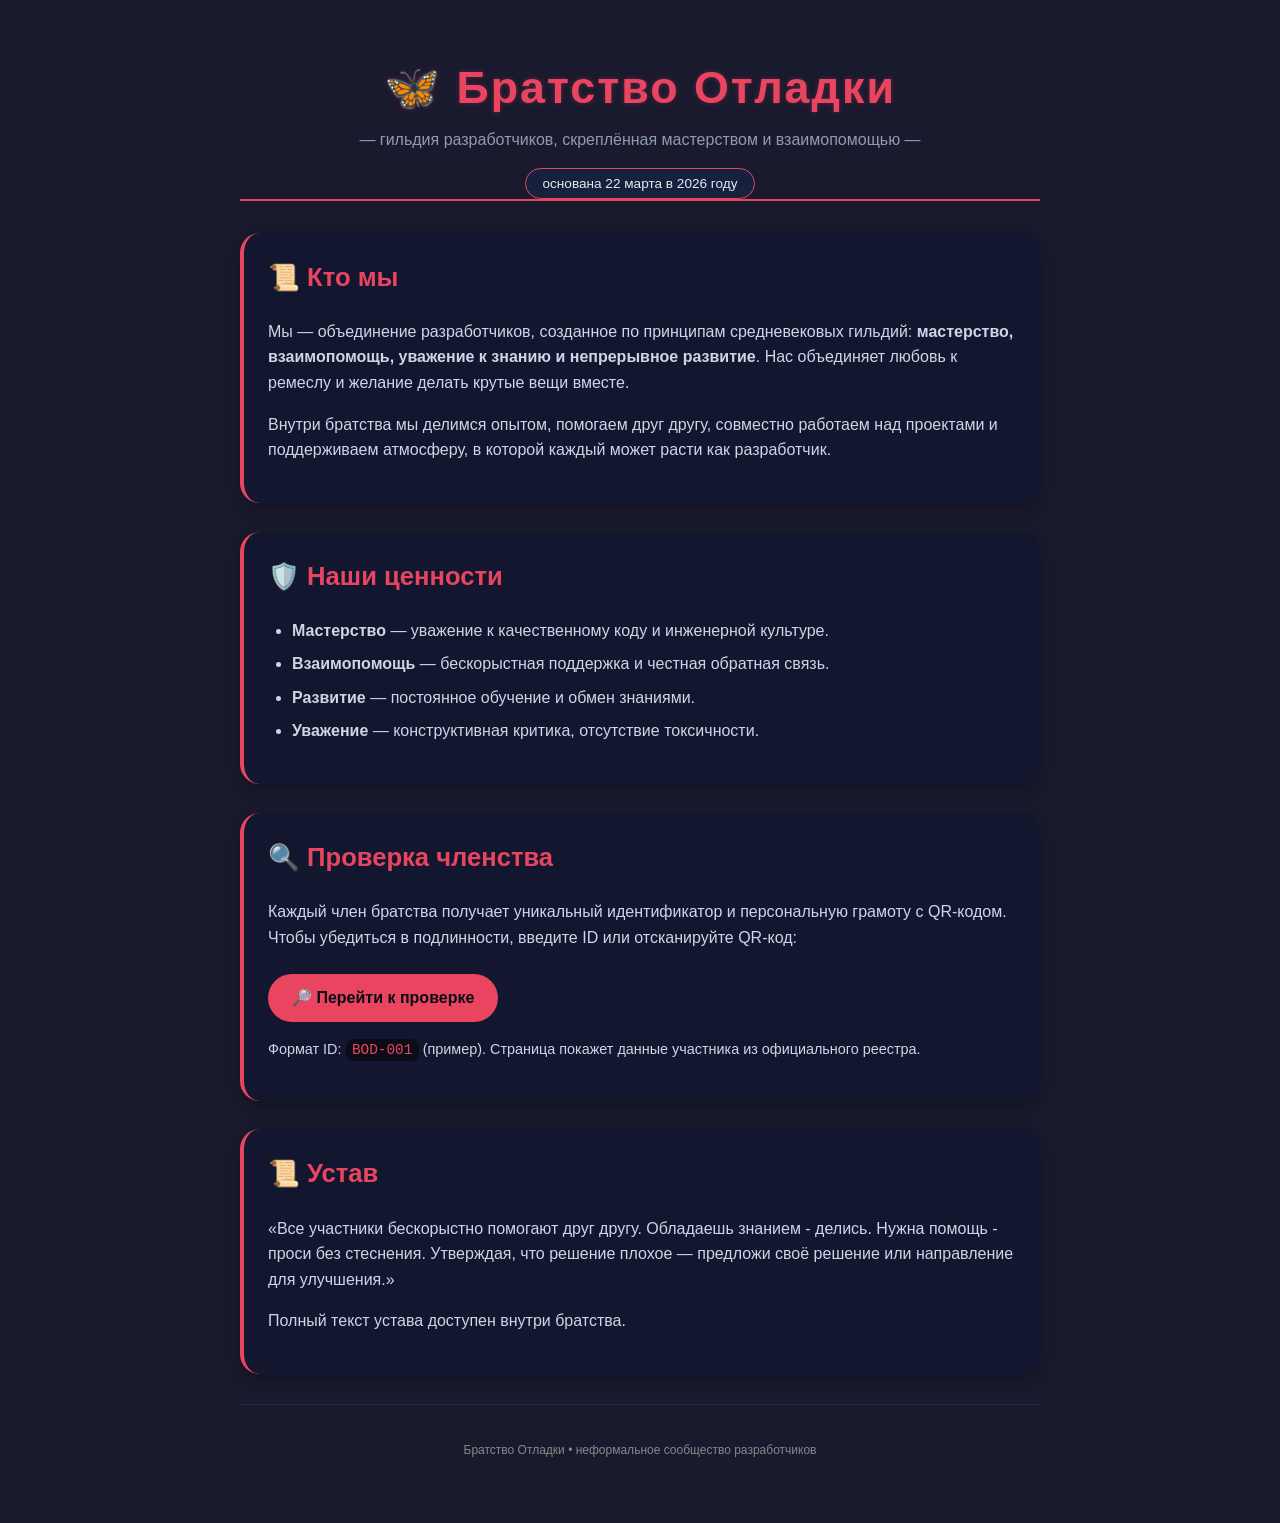
<file: index.html>
<!DOCTYPE html>
<html lang="ru">
<head>
    <meta charset="UTF-8">
    <meta name="viewport" content="width=device-width, initial-scale=1.0">
    <title>Братство Отладки</title>
    <link rel="stylesheet" href="style.css">
</head>
<body>
    <div class="container">
        <div class="header">
            <h1>🦋 Братство Отладки</h1>
            <div class="sub">— гильдия разработчиков, скреплённая мастерством и взаимопомощью —</div>
            <div class="badge">основана 22 марта в 2026 году</div>
        </div>

        <div class="section">
            <h2>📜 Кто мы</h2>
            <p>Мы — объединение разработчиков, созданное по принципам средневековых гильдий: <strong>мастерство, взаимопомощь, уважение к знанию и непрерывное развитие</strong>. Нас объединяет любовь к ремеслу и желание делать крутые вещи вместе.</p>
            <p>Внутри братства мы делимся опытом, помогаем друг другу, совместно работаем над проектами и поддерживаем атмосферу, в которой каждый может расти как разработчик.</p>
        </div>

        <div class="section">
            <h2>🛡️ Наши ценности</h2>
            <ul>
                <li><strong>Мастерство</strong> — уважение к качественному коду и инженерной культуре.</li>
                <li><strong>Взаимопомощь</strong> — бескорыстная поддержка и честная обратная связь.</li>
                <li><strong>Развитие</strong> — постоянное обучение и обмен знаниями.</li>
                <li><strong>Уважение</strong> — конструктивная критика, отсутствие токсичности.</li>
            </ul>
        </div>

        <div class="section">
            <h2>🔍 Проверка членства</h2>
            <p>Каждый член братства получает уникальный идентификатор и персональную грамоту с QR-кодом. Чтобы убедиться в подлинности, введите ID или отсканируйте QR-код:</p>
            <p><a href="verify.html" class="verify-link">🔎 Перейти к проверке</a></p>
            <p style="font-size: 0.9rem; margin-top: 1rem;">Формат ID: <span class="rune">BOD-001</span> (пример). Страница покажет данные участника из официального реестра.</p>
        </div>

        <div class="section">
            <h2>📜 Устав</h2>
            <p>«Все участники бескорыстно помогают друг другу. Обладаешь знанием - делись. Нужна помощь - проси без стеснения. Утверждая, что решение плохое — предложи своё решение или направление для улучшения.»</p>
            <p style="margin-top: 0.5rem;">Полный текст устава доступен внутри братства. </p>
        </div>

        <div class="footer">
            <p>Братство Отладки • неформальное сообщество разработчиков</p>
        </div>
    </div>
</body>
</html>
</file>
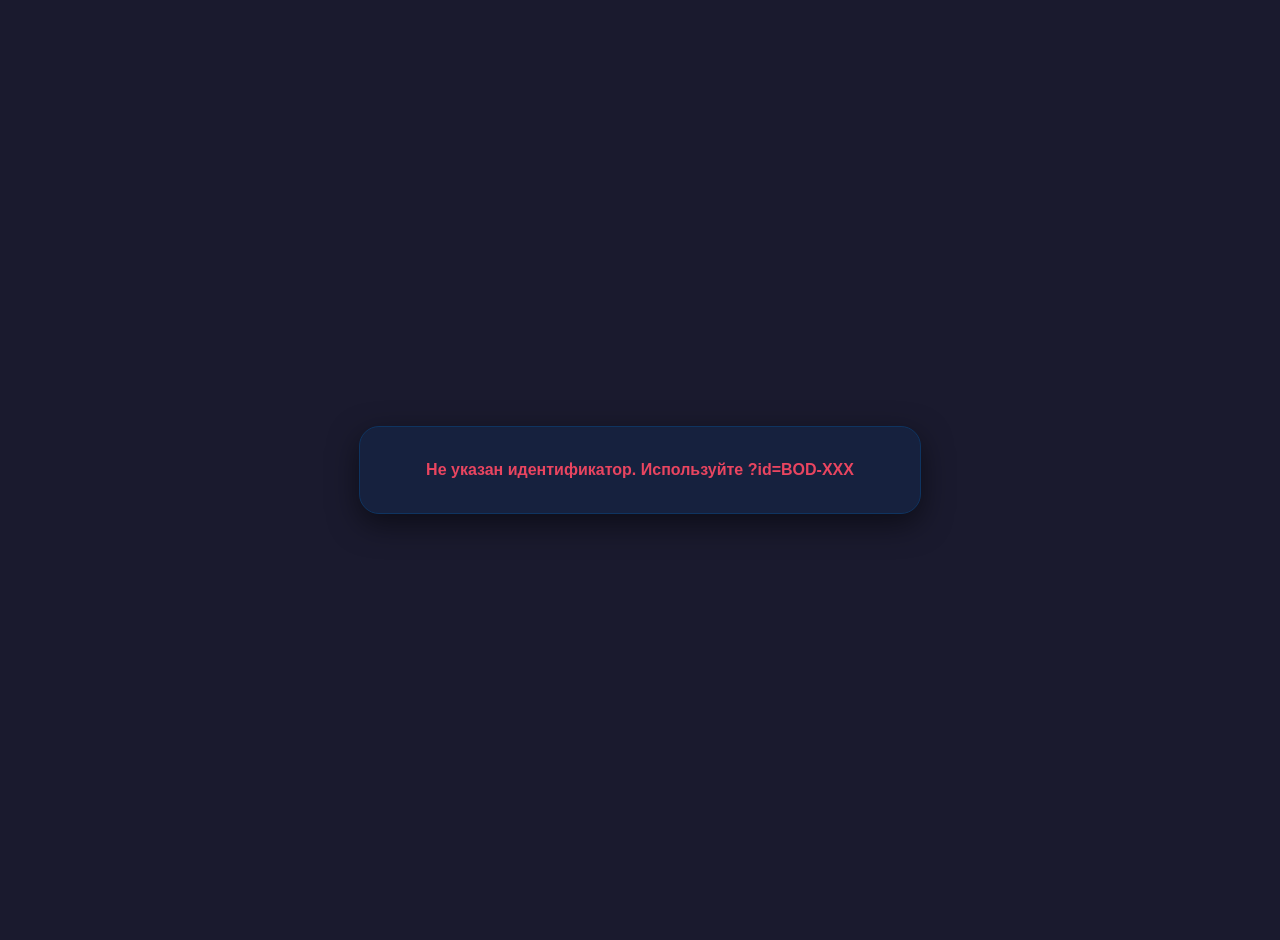
<file: verify.html>
<!DOCTYPE html>
<html lang="ru">
<head>
    <meta charset="UTF-8">
    <meta name="viewport" content="width=device-width, initial-scale=1.0">
    <title>Проверка члена братства</title>
    <link rel="stylesheet" href="style.css">
</head>
<body>
    <div class="card" id="content">
        <div class="loader">Загрузка...</div>
    </div>

    <script>
        const urlParams = new URLSearchParams(window.location.search);
        const id = urlParams.get('id');

        if (!id) {
            document.getElementById('content').innerHTML = '<div class="error">Не указан идентификатор. Используйте ?id=BOD-XXX</div>';
        } else {
            fetch('members.json')
                .then(response => {
                    if (!response.ok) throw new Error(`HTTP ${response.status}: ${response.statusText}`);
                    return response.json();
                })
                .then(data => {
                    const members = data.members || data;
                    const member = members.find(m => m.id === id);
                    if (!member) {
                        document.getElementById('content').innerHTML = '<div class="error">Документ не действителен: участник с таким ID не найден</div>';
                        return;
                    }

                    // Проверка статуса
                    const isExcluded = member.status === 'excluded';
                    
                    if (isExcluded) {
                        // Формируем сообщение об исключении
                        let excludedHtml = `<div class="excluded-message">
                            <strong>⚠️ Членство аннулировано</strong><br>
                            Этот участник исключён из братства.
                        `;
                        if (member.excludedDate) {
                            excludedHtml += `<br>📅 Дата исключения: ${escapeHtml(member.excludedDate)}`;
                        }
                        if (member.excludedReason) {
                            excludedHtml += `<br>📜 Причина: ${escapeHtml(member.excludedReason)}`;
                        }
                        excludedHtml += `</div>`;
                        
                        document.getElementById('content').innerHTML = `
                            <div class="excluded-message">
                                ${excludedHtml}
                            </div>
                            <div class="id">ID: ${escapeHtml(member.id)}</div>
                            <div class="footer">Грамота утратила силу</div>
                        `;
                        // Добавляем класс для стилизации
                        document.querySelector('.card').classList.add('excluded');
                        return;
                    }
                    
                    // Если активен — показываем полные данные
                    let updatedHtml = '';
                    if (member.updated) {
                        updatedHtml = `<div class="info-row">📅 Последнее изменение ранга: ${escapeHtml(member.updated)}</div>`;
                    }
                    
                    const avatarHtml = member.avatar 
                        ? `<img class="avatar" src="${member.avatar}" alt="Аватар">`
                        : `<div class="avatar">🦋</div>`;
                    
                    document.getElementById('content').innerHTML = `
                        ${avatarHtml}
                        <h1>${escapeHtml(member.nickname)}</h1>
                        <div class="rank">${escapeHtml(member.rank)}</div>
                        <div class="info-row">📅 Вступление: ${escapeHtml(member.joined)}</div>
                        ${updatedHtml}
                        <div class="id">ID: ${escapeHtml(member.id)}</div>
                        <div class="footer">Подлинность подтверждена реестром братства</div>
                    `;
                })
                .catch(error => {
                    console.error('Ошибка загрузки:', error);
                    document.getElementById('content').innerHTML = `<div class="error">Ошибка проверки: ${error.message}</div>`;
                });
        }

        function escapeHtml(str) {
            if (!str) return '';
            return str.replace(/[&<>]/g, function(m) {
                if (m === '&') return '&amp;';
                if (m === '<') return '&lt;';
                if (m === '>') return '&gt;';
                return m;
            });
        }
    </script>
</body>
</html>
</file>
<file: style.css>
body {
    margin: 0;
    padding: 20px;
    font-family: 'Segoe UI', 'Roboto', 'Georgia', 'Tahoma', Geneva, Verdana, sans-serif;
    background: #1a1a2e;
    color: #e8e6f0;
    line-height: 1.6;
    display: flex;
    justify-content: center;
    align-items: center;
    min-height: 100vh;
}

.container {
    max-width: 800px;
    margin: 0 auto;
    padding: 2rem 1.5rem;
}

.header {
    text-align: center;
    border-bottom: 2px solid #e94560;
    margin-bottom: 2rem;
}
.header h1 {
    font-size: 2.8rem;
    margin-bottom: 0.2rem;
    letter-spacing: 2px;
    color: #e94560;
    text-shadow: 0 0 5px rgba(233,69,96,0.3);
}
.header .sub {
    font-size: 1rem;
    color: #8f9bb5;
    margin-top: 0;
}

.badge {
    background: #16213e;
    border-radius: 30px;
    padding: 0.2rem 1rem;
    display: inline-block;
    font-size: 0.85rem;
    margin-top: 1rem;
    border: 1px solid #e94560;
}

.section {
    background: #12172f;
    border-radius: 20px;
    padding: 1.5rem;
    margin-bottom: 1.8rem;
    border-left: 4px solid #e94560;
    box-shadow: 0 5px 15px rgba(0,0,0,0.3);
}
.section h2 {
    color: #e94560;
    margin-top: 0;
    font-size: 1.6rem;
}
.section p, .section ul {
    color: #cfd5e6;
}
.section ul {
    padding-left: 1.5rem;
}
.section li {
    margin: 0.5rem 0;
}

.verify-link {
    background: #e94560;
    color: #0b0c15;
    padding: 0.7rem 1.5rem;
    border-radius: 40px;
    text-decoration: none;
    font-weight: bold;
    display: inline-block;
    margin-top: 0.5rem;
    transition: transform 0.2s, background 0.2s;
}
.verify-link:hover {
    background: #ff5c7a;
    transform: scale(1.02);
}

.rune {
    font-family: monospace;
    font-size: 0.9rem;
    background: #0b0c15;
    padding: 0.2rem 0.4rem;
    border-radius: 8px;
    color: #e94560;
}

a {
    color: #e94560;
    text-decoration: none;
}
a:hover {
    text-decoration: underline;
}

.card {
    background: #16213e;
    border-radius: 20px;
    padding: 30px;
    max-width: 500px;
    width: 100%;
    text-align: center;
    box-shadow: 0 10px 30px rgba(0,0,0,0.5);
    border: 1px solid #0f3460;
}

.avatar {
    width: 120px;
    height: 120px;
    border-radius: 50%;
    object-fit: cover;
    border: 3px solid #e94560;
    margin-bottom: 20px;
    background: #0f3460;
    display: inline-flex;
    align-items: center;
    justify-content: center;
    font-size: 48px;
}

h1 {
    margin: 0 0 10px;
    font-size: 28px;
    color: #e94560;
}

.rank {
    font-size: 18px;
    background: #0f3460;
    display: inline-block;
    padding: 5px 15px;
    border-radius: 20px;
    margin: 15px 0;
}

.id {
    font-family: monospace;
    background: #0a0f1f;
    padding: 8px;
    border-radius: 8px;
    display: inline-block;
    margin-top: 10px;
    font-size: 14px;
}

.info-row {
    margin: 12px 0;
    font-size: 16px;
}

.error {
    color: #e94560;
    font-weight: bold;
}

.loader {
    font-size: 16px;
    color: #aaa;
}

.footer {
    text-align: center;
    margin-top: 30px;
    font-size: 12px;
    color: #888;
    border-top: 1px solid #1e2740;
    padding-top: 1.5rem;
}

@media (max-width: 600px) {
    .container {
        padding: 1rem;
    }
    .header h1 {
        font-size: 2rem;
    }
}
</file>
